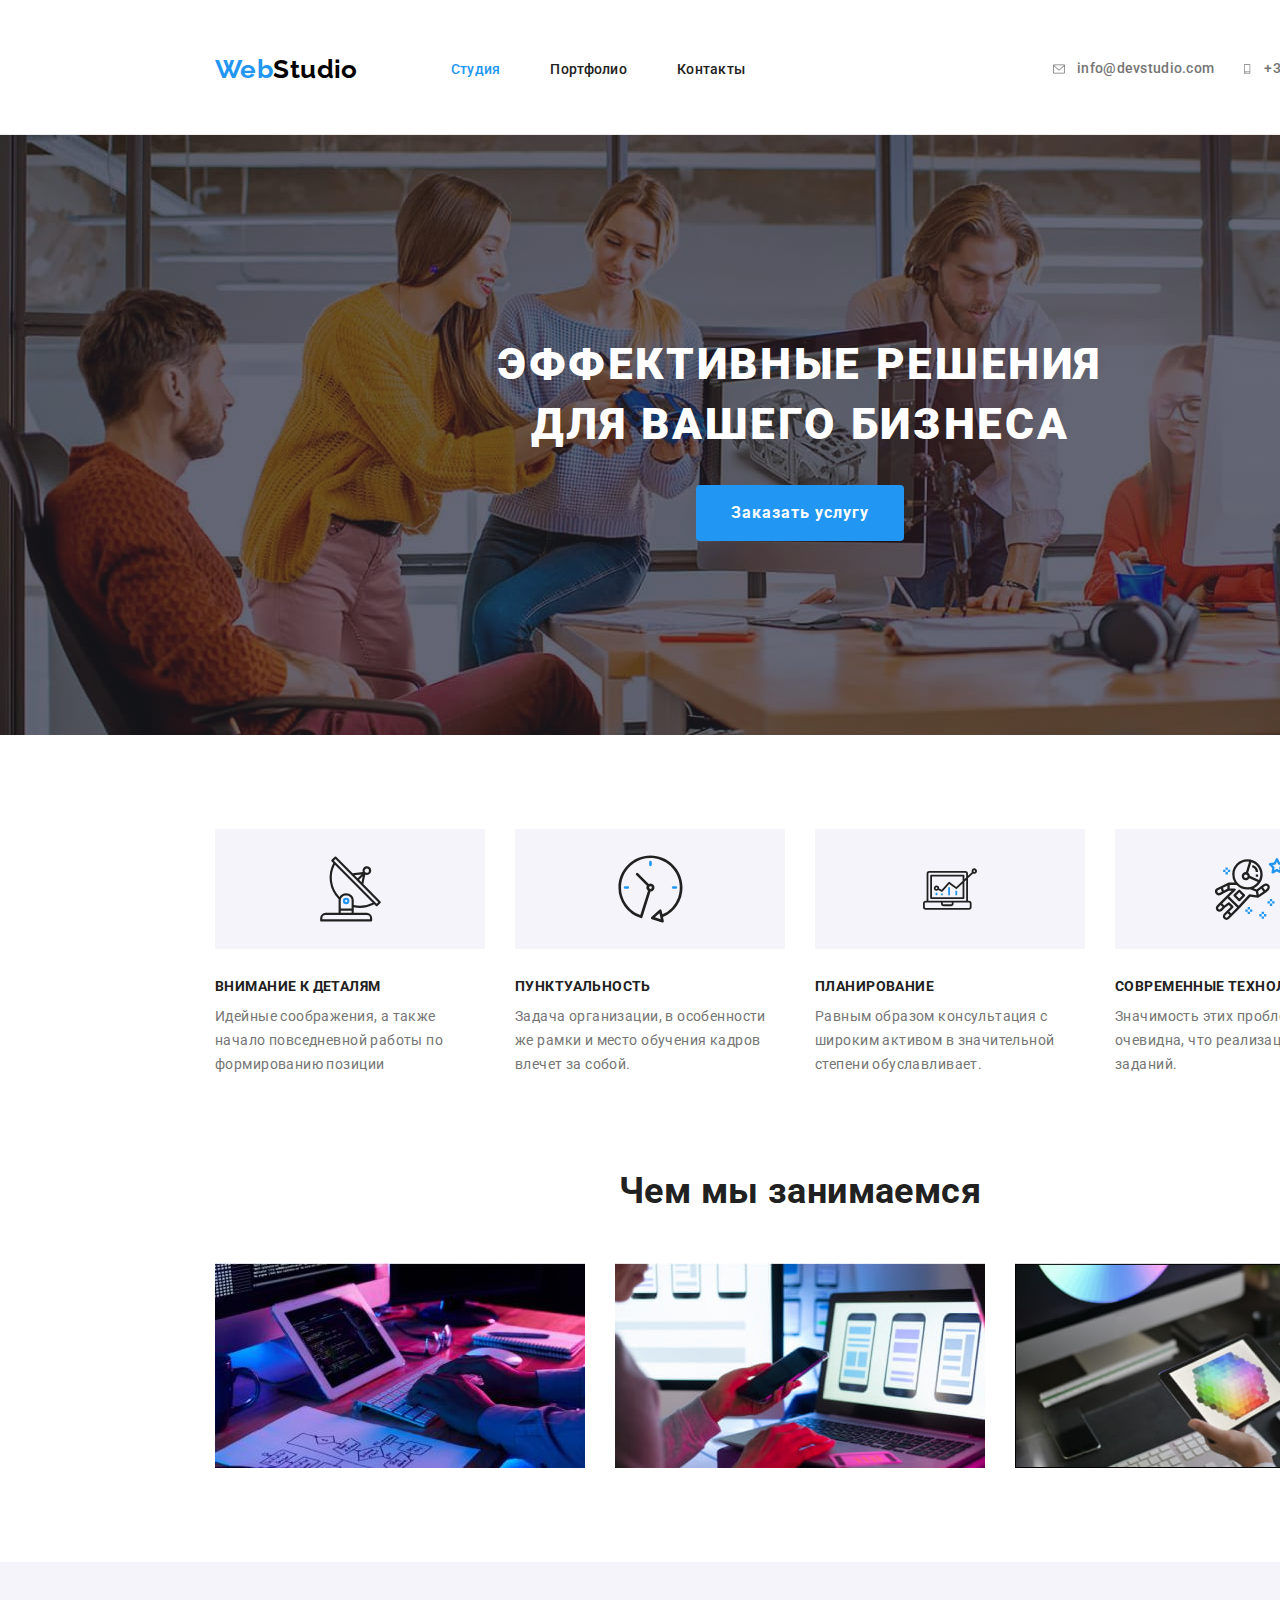
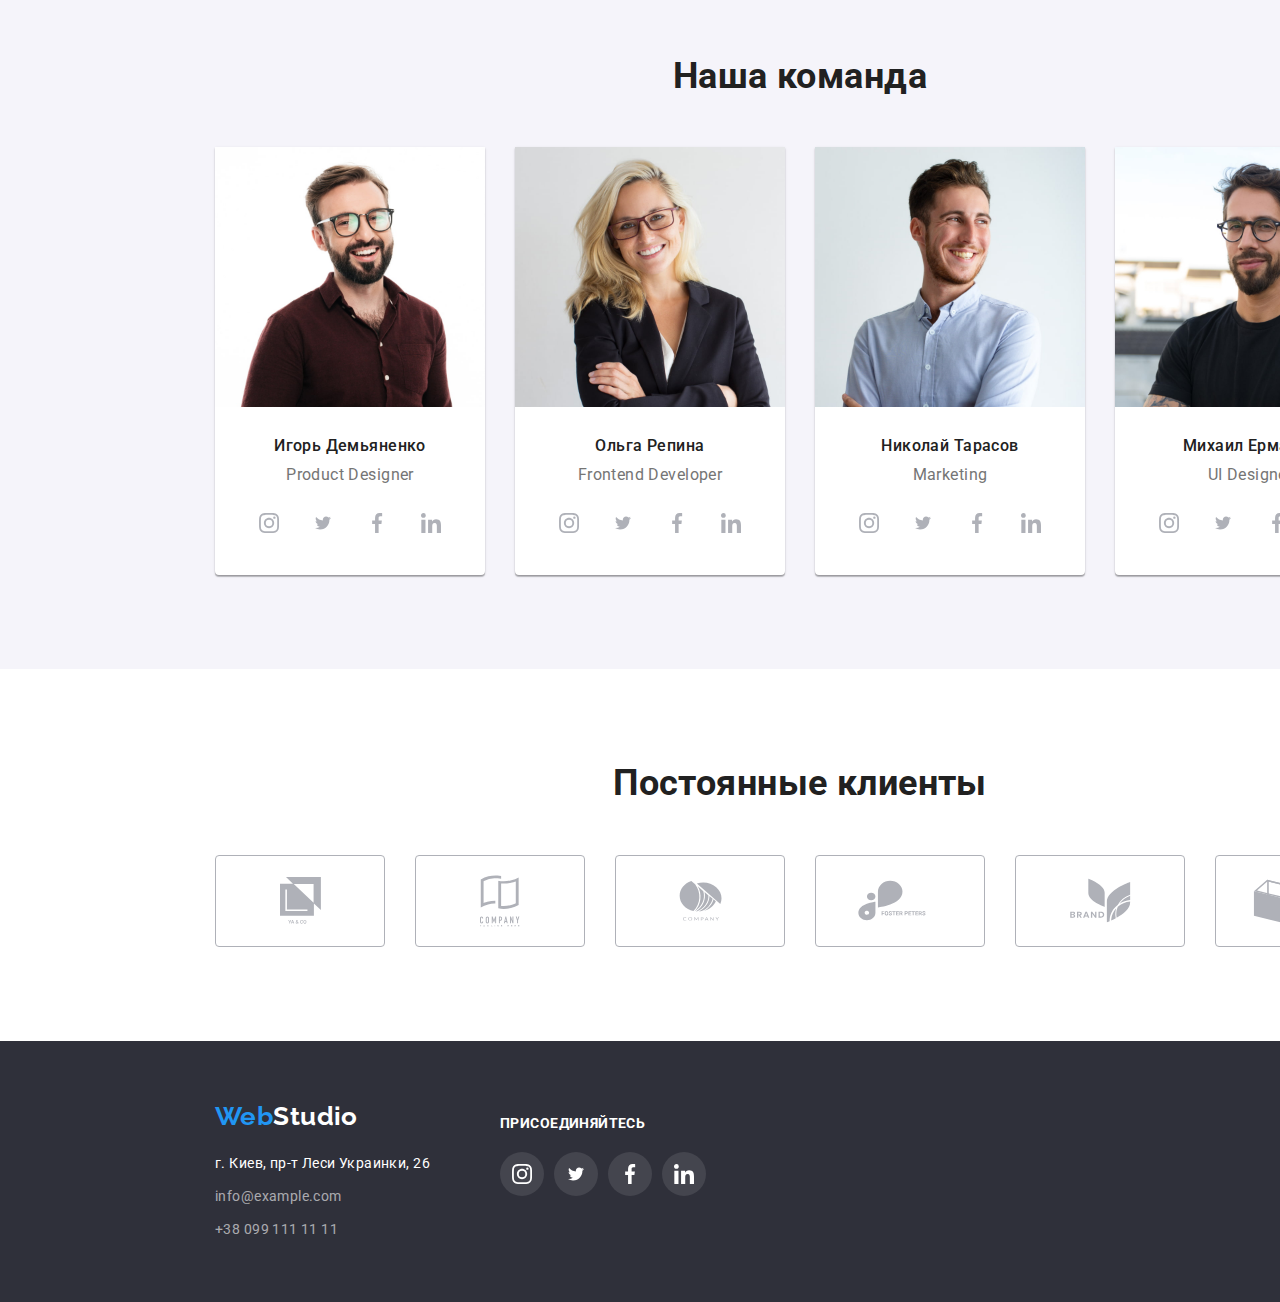
<file: index.html>
<!DOCTYPE html>
<html lang="ru">

<head>
    <meta charset="UTF-8">
    <meta http-equiv="X-UA-Compatible" content="IE=edge">
    <meta name="viewport" content="width=device-width, initial-scale=1.0">
    <title>Вебстудия</title>
    
    <link rel="preconnect" href="https://fonts.gstatic.com">
    <link href="https://fonts.googleapis.com/css2?family=Raleway:wght@700&family=Roboto:wght@400;500;700;900&display=swap" rel="stylesheet">
    <link rel="stylesheet" href="https://cdnjs.cloudflare.com/ajax/libs/modern-normalize/1.0.0/modern-normalize.min.css">
    <link rel="stylesheet" href="./css/style.css">
       
</head>

<body>

    <header class="header"> 
        <div class="container">
            <nav class="navigation">
                <a href="#" class="logo"><span class="logo-web">Web</span><span class="logo-studio">Studio</span></a>
                <ul class="list site-nav">
                    <li class="item"><a href="./index.html" class="nav-item current">Студия</a></li>
                    <li class="item"><a href="./portfolio.html" class="nav-item">Портфолио</a></li>
                    <li class="item"><a href="#" class="nav-item">Контакты</a></li>
                </ul> 
            </nav>
            <ul class="list auth-nav">
                <li class="item">
                    <a class="contacts-item" href="mailto:info@devstudio.com">
                        <svg class="contact-icon"  width="16" height="12">
                            <use href="./images/sprite.svg#icon-envelope"></use>
                        </svg>
                    info@devstudio.com
                    </a>
                </li>
                <li class="item">
                    <a class="contacts-item" href="tel:+380961111111">
                        <svg class="contact-icon" width="10" height="16">
                            <use href="./images/sprite.svg#icon-smartphone"></use>
                        </svg>
                    +38 096 111 11 11
                    </a>
                </li>
            </ul>
            
        </div>   
    </header>

    <main>   
        <!-- HERO -->
        <section class="main-section">
            <div class="container">
                <div class="box-main-title">
                    <h1 class="main-title">Эффективные решения для вашего бизнеса</h1>
                </div>
                <button type="button" class="btn btn-primary">Заказать услугу</button>
            </div>
            
        </section>
        <!-- /HERO -->

        <!-- FEATURES -->
        <section class="section no-padding">
            <div class="container">
                <h2 hidden>Особенности</h2>                
                <ul class="feature-list list">
                        <li class="item">
                            <div class="feature-box">
                                <svg width="65" height="70">
                                    <use href="./images/sprite.svg#icon-antenna"></use>
                                </svg>
                            </div>
                            <h3 class="features-title">Внимание к деталям</h3>
                            <p class="features-text">Идейные соображения, а также начало повседневной работы по формированию позиции</p>
                        </li>
                        <li class="item">
                            <div class="feature-box">
                                <svg width="67" height="70">
                                    <use href="./images/sprite.svg#icon-clock"></use>
                                </svg>
                            </div>
                            <h3 class="features-title clock">Пунктуальность</h3>
                            <p class="features-text">Задача организации, в особенности же рамки и место обучения кадров влечет за собой.</p>
                        </li>
                        <li class="item">
                            <div class="feature-box">
                                <svg width="70" height="54">
                                    <use href="./images/sprite.svg#icon-diagram"></use>
                                </svg>
                            </div>
                            <h3 class="features-title diagram">Планирование</h3>
                            <p class="features-text">Равным образом консультация с широким активом в значительной степени обуславливает.</p>
                        </li>
                        <li class="item">
                            <div class="feature-box">
                                <svg width="70" height="70">
                                    <use href="./images/sprite.svg#icon-astronaut"></use>
                                </svg>
                            </div>
                            <h3 class="features-title astronaut">Современные технологии</h3>
                            <p class="features-text">Значимость этих проблем настолько очевидна, что реализация плановых заданий.</p>
                        </li>
                    </ul>
            </div>
        </section>
        <!-- /Features -->

        <!-- ABOUT -->
        <section class="section">
            <div class="container"> 
                <h2 class="section-title">Чем мы занимаемся</h2>
                <ul class="about-list list">                                          
                    <li><img class="about-img" src="./images/img-main/box1.jpg" alt="Работа на планшете с клавиатурой" width="370"></li>
                    <li><img class="about-img" src="./images/img-main/box2.jpg" alt="Разработка мобильных приложений" width="370"></li>
                    <li><img class="about-img" src="./images/img-main/box3.jpg" alt="Работа на графическом планшете" width="370"></li>
                </ul>
            </div>
        </section>
        <!-- /ABOUT -->

        <!-- TEAM -->
        <section class="section">
            <div class="container">
                <h2 class="section-title">Наша команда</h2>
                <ul class="team-list list">                                
                    <li class="item">
                        <img class="team-card-img" src="./images/img-main/1demianenko.jpg" alt="Product Designer" width="270">
                        <div class="team-dscr">
                            <h3 class="team-card-title">Игорь Демьяненко</h3>
                            <p class="team-card-text">Product Designer</p>
                            <ul class="social-list list">
                                <li class="social-item">
                                    <a class="social-link" href="" aria-label="Иконка Инстаграм">
                                        <svg class="social-icon" width="20" height="20">
                                            <use href="./images/sprite.svg#icon-instagram"></use>
                                        </svg>
                                    </a>
                                </li>
                                <li class="social-item">
                                    <a class="social-link" href="" aria-label="Иконка Твиттер">
                                        <svg class="social-icon" width="20" height="16">
                                            <use href="./images/sprite.svg#icon-twitter"></use>
                                        </svg>
                                    </a></li>
                                <li class="social-item">
                                    <a class="social-link" href="" aria-label="Иконка Фэйсбук">
                                        <svg class="social-icon" width="20" height="20">
                                            <use href="./images/sprite.svg#icon-facebook"></use>
                                        </svg>
                                    </a>
                                </li>
                                <li class="social-item">
                                    <a class="social-link" href="" aria-label="Иконка Линкедин">
                                        <svg class="social-icon" width="20" height="20">
                                            <use href="./images/sprite.svg#icon-linkedin"></use>
                                        </svg>
                                    </a>
                                </li>
                            </ul>
                        </div>                   
                    </li>
                    <li class="item">
                        <img class="team-card-img" src="./images/img-main/2repina.jpg" alt="Frontend Developer" width="270">
                        <div class="team-dscr">
                            <h3 class="team-card-title">Ольга Репина</h3>
                            <p class="team-card-text">Frontend Developer</p>
                            <ul class="social-list list">
                                <li class="social-item">
                                    <a class="social-link" href="" aria-label="Иконка Инстаграм">
                                        <svg class="social-icon" width="20" height="20">
                                            <use href="./images/sprite.svg#icon-instagram"></use>
                                        </svg>
                                    </a>
                                </li>
                                <li class="social-item">
                                    <a class="social-link" href="" aria-label="Иконка Твиттер">
                                        <svg class="social-icon" width="20" height="16">
                                            <use href="./images/sprite.svg#icon-twitter"></use>
                                        </svg>
                                    </a>
                                </li>
                                <li class="social-item">
                                    <a class="social-link" href="" aria-label="Иконка Фэйсбук">
                                        <svg class="social-icon" width="20" height="20">
                                            <use href="./images/sprite.svg#icon-facebook"></use>
                                        </svg>
                                    </a>
                                </li>
                                <li class="social-item">
                                    <a class="social-link" href="" aria-label="Иконка Линкедин">
                                        <svg class="social-icon" width="20" height="20">
                                            <use href="./images/sprite.svg#icon-linkedin"></use>
                                        </svg>
                                    </a>
                                </li>
                            </ul>
                        </div>                   
                    </li>
                    <li class="item">
                        <img class="team-card-img" src="./images/img-main/3tarasov.jpg" alt="Marketing" width="270">
                        <div class="team-dscr">
                            <h3 class="team-card-title">Николай Тарасов</h3>
                            <p class="team-card-text">Marketing</p>
                            <ul class="social-list list">
                                <li class="social-item">
                                    <a class="social-link" href="" aria-label="Иконка Инстаграм">
                                        <svg class="social-icon" width="20" height="20">
                                            <use href="./images/sprite.svg#icon-instagram"></use>
                                        </svg>
                                    </a>
                                </li>
                                <li class="social-item">
                                    <a class="social-link" href="" aria-label="Иконка Твиттер">
                                        <svg class="social-icon" width="20" height="16">
                                            <use href="./images/sprite.svg#icon-twitter"></use>
                                        </svg>
                                    </a>
                                </li>
                                <li class="social-item">
                                    <a class="social-link" href="" aria-label="Иконка Фэйсбук">
                                        <svg class="social-icon" width="20" height="20">
                                            <use href="./images/sprite.svg#icon-facebook"></use>
                                        </svg>
                                    </a>
                                </li>
                                <li class="social-item">
                                    <a class="social-link" href="" aria-label="Иконка Линкедин">
                                        <svg class="social-icon" width="20" height="20">
                                            <use href="./images/sprite.svg#icon-linkedin"></use>
                                        </svg>
                                    </a>
                                </li>
                            </ul>
                        </div>                   
                    </li>
                    <li class="item">
                        <img class="team-card-img" src="./images/img-main/4ermakov.jpg" alt="UI Designer" width="270">
                        <div class="team-dscr">
                            <h3 class="team-card-title">Михаил Ермаков</h3>
                            <p class="team-card-text">UI Designer</p>
                            <ul class="social-list list">
                                <li class="social-item">
                                    <a class="social-link" href="" aria-label="Иконка Инстаграм">
                                        <svg class="social-icon" width="20" height="20">
                                            <use href="./images/sprite.svg#icon-instagram"></use>
                                        </svg>
                                    </a>
                                </li>
                                <li class="social-item">
                                    <a class="social-link" href="" aria-label="Иконка Твиттер">
                                        <svg class="social-icon" width="20" height="16">
                                            <use href="./images/sprite.svg#icon-twitter"></use>
                                        </svg>
                                    </a>
                                </li>
                                <li class="social-item">
                                    <a class="social-link" href="" aria-label="Иконка Фэйсбук">
                                        <svg class="social-icon" width="20" height="20">
                                            <use href="./images/sprite.svg#icon-facebook"></use>
                                        </svg>
                                    </a>
                                </li>
                                <li class="social-item">
                                    <a class="social-link" href="" aria-label="Иконка Линкедин">
                                        <svg class="social-icon" width="20" height="20">
                                            <use href="./images/sprite.svg#icon-linkedin"></use>
                                        </svg>
                                    </a>
                                </li>
                            </ul>
                        </div>
                    </li>               

                </ul>
            </div>
        </section>
        <!-- /TEAM -->

        <!-- CLIENTS -->
        <section class="section">
            <h2 class="section-title">Постоянные клиенты</h2>
            <ul class="clients-list list">
                <li>
                    <div class="client-box 1">
                        <svg class="client-icon" width="41" height="47">
                            <use href="./images/sprite.svg#icon-client1"></use>
                        </svg>
                    </div>
                </li>
                <li>
                    <div class="client-box 2">
                        <svg class="client-icon" width="40" height="52">
                            <use href="./images/sprite.svg#icon-client2"></use>
                        </svg>
                    </div>
                </li>
                <li>
                    <div class="client-box 3">
                        <svg class="client-icon" width="43" height="41">
                            <use href="./images/sprite.svg#icon-client3"></use>
                        </svg>
                    </div>
                </li>
                <li>
                    <div class="client-box 4">
                        <svg class="client-icon" width="84" height="41">
                            <use href="./images/sprite.svg#icon-client4"></use>
                        </svg>
                    </div>
                </li>
                <li>
                    <div class="client-box 5">
                        <svg class="client-icon" width="63" height="45">
                            <use href="./images/sprite.svg#icon-client5"></use>
                        </svg>
                    </div>
                </li>
                <li>
                    <div class="client-box 6">
                        <svg class="client-icon" width="94" height="44">
                            <use href="./images/sprite.svg#icon-client6"></use>
                        </svg> 
                    </div>
                </li>
            </ul>
        </section>
        <!-- /CLIENTS -->
    </main>

    <footer class="footer">
        <div class="container footer-box">
            <div class="auth-footer">
                <a href="#" class="logo"><span class="logo-web">Web</span><span class="logo-studio-down">Studio</span></a>
                <address class="address">
                    г. Киев, пр-т Леси Украинки, 26
                    <ul class="list">
                        <li class="item"><a href="mailto:info@example.com" class="address-item">info@example.com</a></li>
                        <li class="item"><a href="tel:+380991111111" class="address-item">+38 099 111 11 11</a></li>
                    </ul>
                </address>
            </div>
            <div class="social-footer">
                <p class="social-title">Присоединяйтесь</p>
                <ul class="social-list-footer list">
                    <li class="social-item">
                        <a class="social-link social-link-footer" href="" aria-label="Иконка Инстаграм">
                            <svg class="social-icon-footer" width="20" height="20">
                                <use href="./images/sprite.svg#icon-instagram"></use>
                            </svg>
                        </a>
                    </li>
                    <li class="social-item">
                        <a class="social-link social-link-footer" href="" aria-label="Иконка Твиттер">
                            <svg class="social-icon-footer" width="20" height="16">
                                <use href="./images/sprite.svg#icon-twitter"></use>
                            </svg>
                        </a>
                    </li>
                    <li class="social-item">
                        <a class="social-link social-link-footer" href="" aria-label="Иконка Фэйсбук">
                            <svg class="social-icon-footer" width="20" height="20">
                                <use href="./images/sprite.svg#icon-facebook"></use>
                            </svg>
                        </a>
                    </li>
                    <li class="social-item">
                        <a class="social-link social-link-footer" href="" aria-label="Иконка Линкедин">
                            <svg class="social-icon-footer" width="20" height="20">
                                <use href="./images/sprite.svg#icon-linkedin"></use>
                            </svg>
                        </a>
                    </li>
                </ul>
            
            </div>
            
        </div>
        
    </footer>

</body>

</html>
</file>
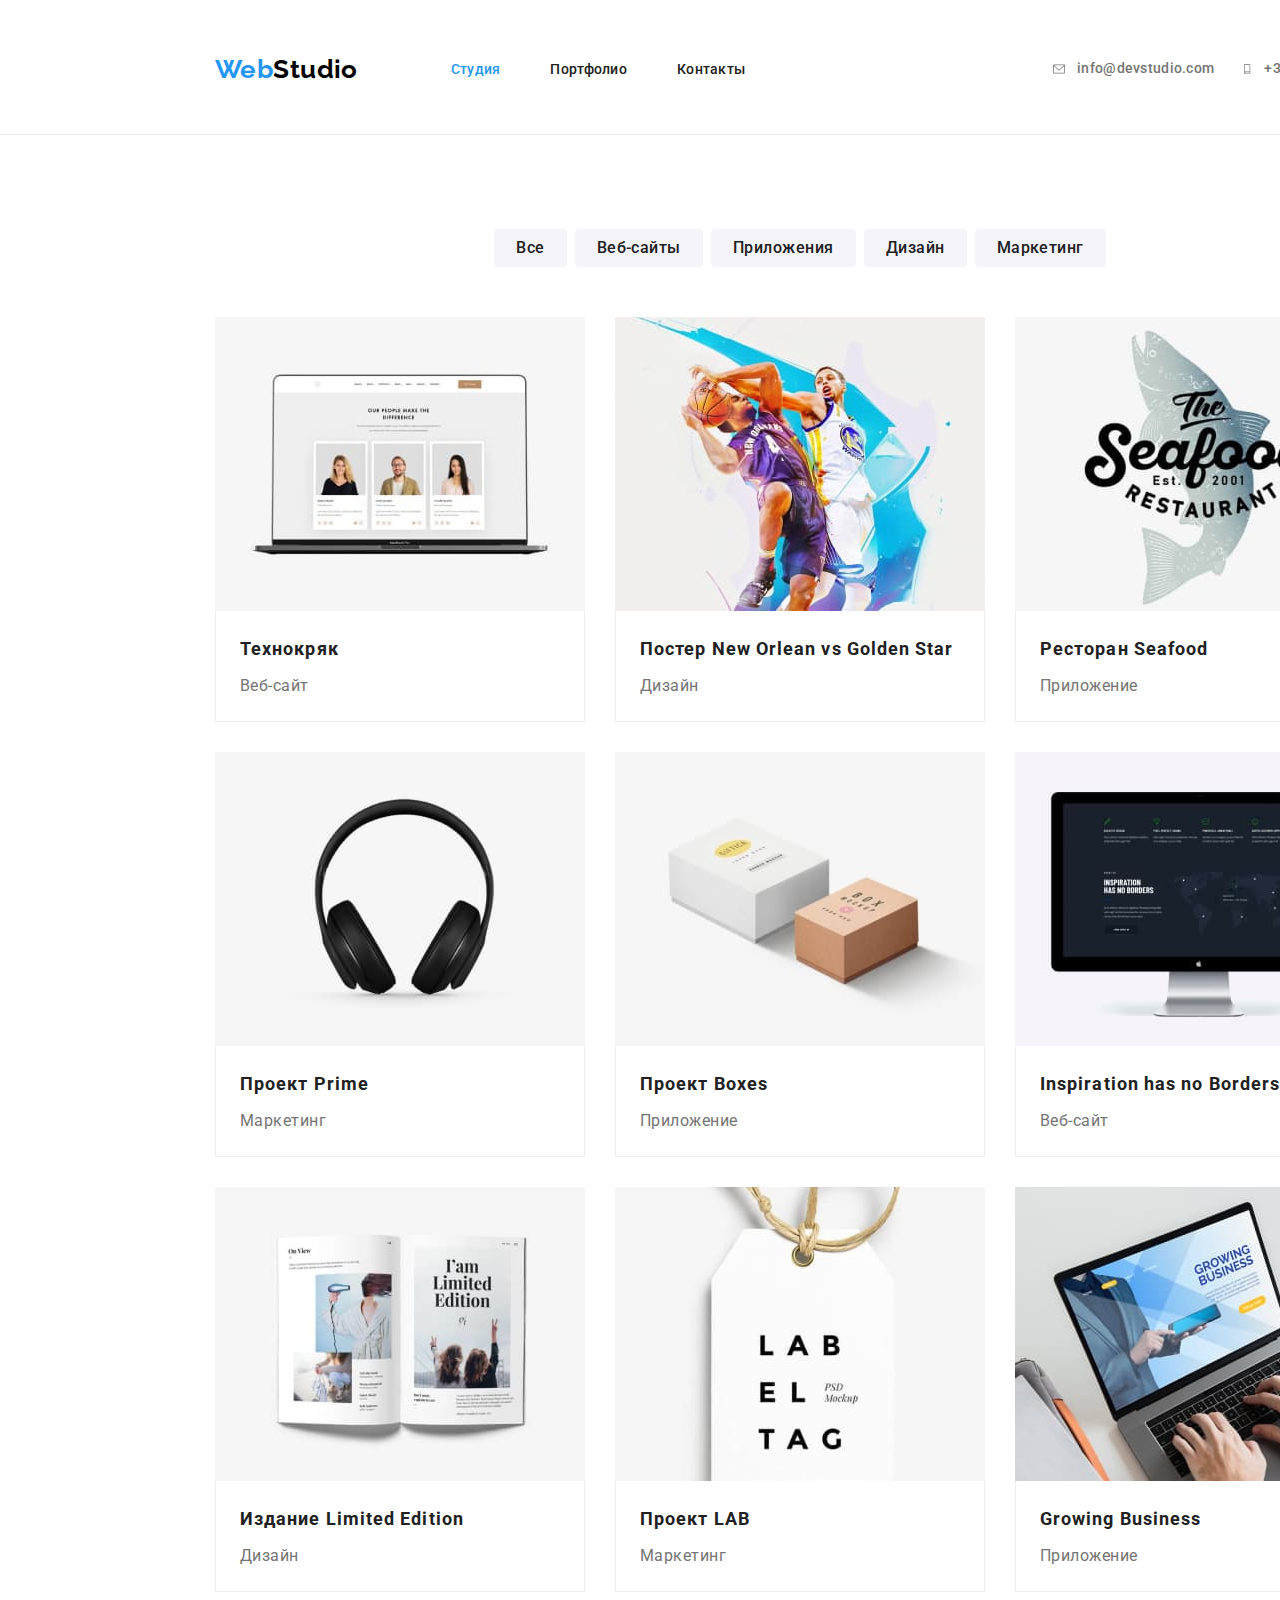
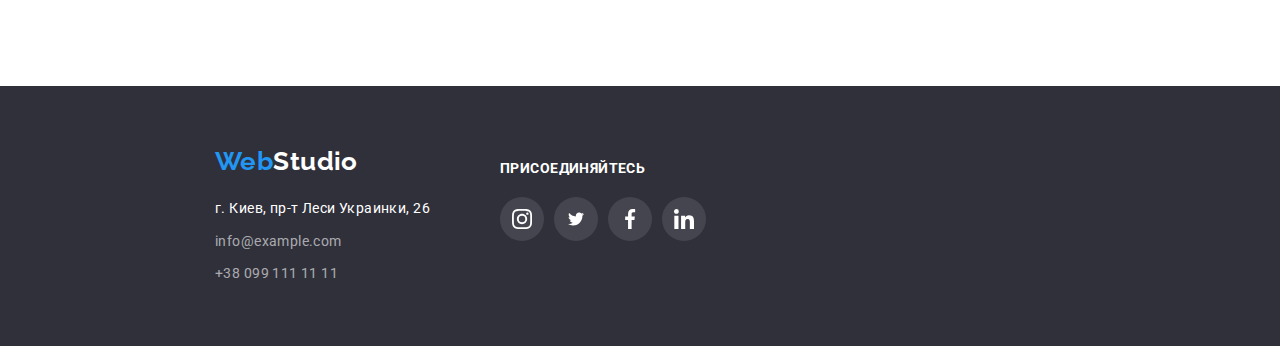
<file: portfolio.html>
<!DOCTYPE html>
<html lang="ru">

<head>
    <meta charset="UTF-8">
    <meta http-equiv="X-UA-Compatible" content="IE=edge">
    <meta name="viewport" content="width=device-width, initial-scale=1.0">
    <title>Вебстудия</title>

    <link rel="preconnect" href="https://fonts.gstatic.com">
    <link
        href="https://fonts.googleapis.com/css2?family=Raleway:wght@700&family=Roboto:wght@400;500;700;900&display=swap"
        rel="stylesheet">
    <link rel="stylesheet" href="https://cdnjs.cloudflare.com/ajax/libs/modern-normalize/1.0.0/modern-normalize.min.css">
    <link rel="stylesheet" href="./css/style.css">
</head>

<body>
    <header class="header">
        <div class="container">
            <nav class="navigation">
                <a href="#" class="logo"><span class="logo-web">Web</span><span class="logo-studio">Studio</span></a>
                <ul class="list site-nav">
                    <li class="item"><a href="./index.html" class="nav-item current">Студия</a></li>
                    <li class="item"><a href="./portfolio.html" class="nav-item">Портфолио</a></li>
                    <li class="item"><a href="#" class="nav-item">Контакты</a></li>
                </ul>
            </nav>
            <ul class="list auth-nav">
                <li class="item">
                    <a class="contacts-item" href="mailto:info@devstudio.com">
                        <svg class="contact-icon" width="16" height="12">
                            <use href="./images/sprite.svg#icon-envelope"></use>
                        </svg>
                        info@devstudio.com
                    </a>
                </li>
                <li class="item">
                    <a class="contacts-item" href="tel:+380961111111">
                        <svg class="contact-icon" width="10" height="16">
                            <use href="./images/sprite.svg#icon-smartphone"></use>
                        </svg>
                        +38 096 111 11 11
                    </a>
                </li>
            </ul>
    
        </div>
    </header>


    <main>
        <section class="container section">
            <h1 hidden>Наши работы</h1>
            <!-- Filters -->
        
            <ul class="filters list">
                <li class="item"><button type="button" class="btn btn-secondary">Все</button></li>
                <li class="item"><button type="button" class="btn btn-secondary">Веб-сайты</button></li>
                <li class="item"><button type="button" class="btn btn-secondary">Приложения</button></li>
                <li class="item"><button type="button" class="btn btn-secondary">Дизайн</button></li>
                <li class="item"><button type="button" class="btn btn-secondary">Маркетинг</button></li>
            </ul>      
            <!-- /Filters -->

            <!-- Projects -->        
            <ul class="projects list">
                <li class="item">
                    <img class="prodject-img" src="./images/img-portfolio/img-pf-1.jpg" alt="Три сотрудника компании" width="370">
                    <div class="prodject-dscr">
                        <h2 class="prodject-title">Технокряк</h2>
                        <p class="prodject-text">Веб-сайт</p>
                    </div>                       
                </li>
                <li class="item">
                    <img class="prodject-img" src="./images/img-portfolio/img-pf-2.jpg" alt="Два баскетболиста" width="370">
                    <div class="prodject-dscr">
                        <h2 class="prodject-title">Постер New Orlean vs Golden Star</h2>
                        <p class="prodject-text">Дизайн</p> 
                    </div>               
                </li>
                <li class="item">
                    <img class="prodject-img" src="./images/img-portfolio/img-pf-3.jpg" alt="Логотип морского ресторана" width="370">
                    <div class="prodject-dscr">
                        <h2 class="prodject-title">Ресторан Seafood</h2>
                        <p class="prodject-text">Приложение</p>
                    </div>               
                </li>
                <li class="item">
                    <img class="prodject-img" src="./images/img-portfolio/img-pf-4.jpg" alt="Наушники" width="370">
                    <div class="prodject-dscr">
                        <h2 class="prodject-title">Проект Prime</h2>
                        <p class="prodject-text">Маркетинг</p>   
                    </div>                     
                </li>
                <li class="item">
                    <img class="prodject-img" src="./images/img-portfolio/img-pf-5.jpg" alt="Две коробочки" width="370">
                    <div class="prodject-dscr">
                        <h2 class="prodject-title">Проект Boxes</h2>
                        <p class="prodject-text">Приложение</p>
                    </div>               
                </li>
                <li class="item">
                    <img class="prodject-img" src="./images/img-portfolio/img-pf-6.jpg" alt="Монитор" width="370">
                    <div class="prodject-dscr">
                        <h2 class="prodject-title">Inspiration has no Borders</h2>
                        <p class="prodject-text">Веб-сайт</p>  
                    </div>               
                </li>
                <li class="item">
                    <img class="prodject-img" src="./images/img-portfolio/img-pf-7.jpg" alt="Разворот журнала" width="370">
                    <div class="prodject-dscr">
                        <h2 class="prodject-title">Издание Limited Edition</h2>
                        <p class="prodject-text">Дизайн</p>                           
                    </div>               
                </li>
                <li class="item">
                    <img class="prodject-img" src="./images/img-portfolio/img-pf-8.jpg" alt="Бирка" width="370">
                    <div class="prodject-dscr">
                        <h2 class="prodject-title">Проект LAB</h2>
                        <p class="prodject-text">Маркетинг</p>                          
                    </div>               
                </li>
                <li class="item">
                    <img class="prodject-img" src="./images/img-portfolio/img-pf-9.jpg" alt="Работа на ноутбуке" width="370">
                    <div class="prodject-dscr">
                        <h2 class="prodject-title">Growing Business</h2>
                        <p class="prodject-text">Приложение</p>
                    </div>               
                </li>
            </ul>
        </section>
        <!-- /Projects -->

    </main>

    <footer class="footer">
        <div class="container footer-box">
            <div class="auth-footer">
                <a href="#" class="logo"><span class="logo-web">Web</span><span class="logo-studio-down">Studio</span></a>
                <address class="address">
                    г. Киев, пр-т Леси Украинки, 26
                    <ul class="list">
                        <li class="item"><a href="mailto:info@example.com" class="address-item">info@example.com</a></li>
                        <li class="item"><a href="tel:+380991111111" class="address-item">+38 099 111 11 11</a></li>
                    </ul>
                </address>
            </div>
            <div class="social-footer">
                <p class="social-title">Присоединяйтесь</p>
                <ul class="social-list-footer list">
                    <li class="social-item">
                        <a class="social-link social-link-footer" href="" aria-label="Иконка Инстаграм">
                            <svg class="social-icon-footer" width="20" height="20">
                                <use href="./images/sprite.svg#icon-instagram"></use>
                            </svg>
                        </a>
                    </li>
                    <li class="social-item">
                        <a class="social-link social-link-footer" href="" aria-label="Иконка Твиттер">
                            <svg class="social-icon-footer" width="20" height="16">
                                <use href="./images/sprite.svg#icon-twitter"></use>
                            </svg>
                        </a>
                    </li>
                    <li class="social-item">
                        <a class="social-link social-link-footer" href="" aria-label="Иконка Фэйсбук">
                            <svg class="social-icon-footer" width="20" height="20">
                                <use href="./images/sprite.svg#icon-facebook"></use>
                            </svg>
                        </a>
                    </li>
                    <li class="social-item">
                        <a class="social-link social-link-footer" href="" aria-label="Иконка Линкедин">
                            <svg class="social-icon-footer" width="20" height="20">
                                <use href="./images/sprite.svg#icon-linkedin"></use>
                            </svg>
                        </a>
                    </li>
                </ul>
    
            </div>
    
        </div>
    
    </footer>

    
</body>
    
</html>
</file>
<file: css/style.css>
:root {
    --primary-text-color: #212121;
    --text-color-light: #757575;
    --accent-color: #2196f3;
    --text-color-white: #ffffff;
    --text-color-black: #000000;
    --text-color-footer-auth: rgba(255, 255, 255, 0.6);
    --bgc-color-secondary: #f5f4fa;
    --bgc-color: #2f303a;
    --border-color: #eeeeee;
    --bgc-img: rgba(47, 48, 58, 0.4);
    --icon-color: #afb1b8;
}

html {
    box-sizing: border-box;
}

*,
*::before,
*::after {
    box-sizing: inherit;
}

body {
    background-color: var(--text-color-white);
    color: var(--primary-text-color);
    font-family: 'Roboto', sans-serif;
    font-style: normal;
    font-weight: 400;
    font-size: 14px;
    letter-spacing: 0.03em;
    width: 1600px;
}

h1,
h2,
h3,
p {
    margin: 0;
    padding: 0;
}

.list {
    padding-inline: 0;
    margin: 0;
    padding: 0;
    list-style: none;
}

.container {
    margin-left: auto;
    margin-right: auto;
    width: 1200px;
    padding-left: 15px;
    padding-right: 15px;
}

.section {
    padding-top: 94px;
    padding-bottom: 94px;
}

.section:nth-child(2n + 4) {
    background-color: var(--bgc-color-secondary);
}

/* logo */
.header .logo {
    margin-right: 93px;
}

.logo {
    font-family: 'Raleway', sans-serif;
    font-weight: 700;
    font-size: 26px;
    line-height: 1.19;
    text-decoration: none;
}

.logo-web {
    color: var(--accent-color);
}

.logo-studio {
    color: var(--text-color-black);
}

.logo-studio-down {
    color: var(--text-color-white);
}
/* /logo */

/* NAVIGATION */
.header {
    padding-top: 29px;
    padding-bottom: 25px;
    border-bottom: 1px solid #ececec;
}

.header .container {
    display: flex;
    align-items: center;
}

.navigation {
    display: flex;
    align-items: center;
}

.header .list {
    display: flex;
    align-items: center;
}

.auth-nav {
    display: flex;
    margin-left: auto;
}

/* .site-nav .item:not(:last-child),
.auth-nav .item:not(:last-child) {
    margin-right: 50px;
} */

.site-nav .item + .item {
    margin-left: 50px;
}

.auth-nav .item + .item {
    margin-left: 30px;
}

.nav-item {
    padding: 32px 0;

    text-decoration: none;
    color: var(--primary-text-color);
    font-weight: 500;
    line-height: 1.14;
    letter-spacing: 0.02em;
}

.nav-item.current {
    color: var(--accent-color);
}

.nav-item:hover,
.nav-item:focus {
    color: var(--accent-color);
}

.contacts-item {
    display: inline-flex;
    align-items: center;
    background-size: contain;
    padding: 32px 0;
    color: var(--text-color-light);
    font-weight: 500;
    font-size: 14px;
    line-height: 1.14;
    letter-spacing: 0.02em;
    text-decoration: none;
}

.contact-icon {
    margin-right: 10px;
    fill: var(--text-color-light);
    background-size: contain;
}

.contacts-item:hover,
.contacts-item:focus {
    color: var(--accent-color);
}

.contacts-item:hover .contact-icon,
.contacts-item:focus .contact-icon {
    fill: var(--accent-color);
}

/* /NAVIGATION */

/* HERO */
.main-section {
    max-width: 1600px;
    height: 600px;
    background-size: cover;
    background-position: center;
    background-image: linear-gradient(
            rgba(47, 48, 58, 0.4),
            rgba(47, 48, 58, 0.4)
        ),
        url(../images/img-main/bg-hero.jpg);
    background-color: var(--bgc-color);
    background-repeat: no-repeat;
}

.main-section .container {
    padding: 200px 0;
    text-align: center;
}

.main-title {
    color: var(--text-color-white);

    text-transform: uppercase;
    font-weight: 900;
    font-size: 44px;
    line-height: 1.36;
    letter-spacing: 0.06em;
}

.box-main-title {
    width: 696px;
    margin: 0 auto 30px auto;
}

.btn {
    cursor: pointer;
    border-radius: 4px;
    border: 3px solid transparent;
}

.btn-primary {
    padding: 10px 32px;

    color: var(--text-color-white);
    background-color: var(--accent-color);

    font-weight: 700;
    font-size: 16px;
    line-height: 1.87;
    letter-spacing: 0.06em;
}

.btn-secondary {
    padding: 6px 22px;

    color: var(--primary-text-color);
    background-color: var(--bgc-color-secondary);

    font-weight: 500;
    font-size: 16px;
    line-height: 1.62;
    letter-spacing: 0.03em;
}

.btn-secondary:hover,
.btn-secondary:focus {
    color: var(--text-color-white);
    background-color: var(--accent-color);
}
/* /HERO */

/* FEATURES */
.feature-list {
    display: flex;
}

.feature-list .item {
    width: 270px;
}

.feature-list .item + .item {
    margin-left: 30px;
    display: block;
}

.section.no-padding {
    padding-bottom: 0;
}

.features-title {
    margin-bottom: 10px;

    font-size: inherit;
    font-weight: 700;
    line-height: 1.14;
    text-transform: uppercase;
}

.features-text {
    color: var(--text-color-light);
    line-height: 1.71;
}

.feature-box {
    display: flex;
    align-items: center;
    justify-content: center;
    margin-bottom: 30px;
    width: 270px;
    height: 120px;
    background-color: var(--bgc-color-secondary);
}

/* .antenna::before {
    content: '';
    background-image: url(../images/icon/antenna.svg);
}

.clock::before {
    content: '';
    background-image: url(../images/icon/clock.svg);
}

.diagram::before {
    content: '';
    background-image: url(../images/icon/diagram.svg);
}

.astronaut::before {
    content: '';
    background-image: url(../images/icon/astronaut.svg);
}

.features-title::before {
    content: '';

    background-repeat: no-repeat;
    background-position: center;

    margin-bottom: 30px;
    display: block;
    width: 270px;
    height: 120px;
    background-color: var(--bgc-color-secondary);
} */
/* /FEATURES */

/* ABOUT */
.about-list {
    display: flex;
    justify-content: space-between;
}

.section-title {
    margin-bottom: 50px;

    font-weight: 700;
    font-size: 36px;
    line-height: 1.16;
    text-align: center;
}

.about-img {
    display: block;
}
/* /ABOUT */

/* TEAM */
.team-list .item {
    display: block;
    background-color: var(--text-color-white);
    text-align: center;
    box-shadow: 0px 1px 3px rgba(0, 0, 0, 0.12), 0px 1px 1px rgba(0, 0, 0, 0.14),
        0px 2px 1px rgba(0, 0, 0, 0.2);
    border-radius: 0px 0px 4px 4px;
}

.team-list {
    display: flex;
    justify-content: space-between;
}

.team-dscr {
    padding-top: 30px;
    padding-bottom: 30px;
    width: 270px;
}

.team-card-title {
    margin-bottom: 10px;

    color: var(--primary-text-color);

    font-weight: 500;
    font-size: 16px;
    line-height: 1.18;
}

.team-card-text {
    color: var(--text-color-light);

    font-size: 16px;
    line-height: 1.18;

    margin-bottom: 16px;
}

.team-card-img {
    display: block;
}

.social-list {
    display: flex;
    justify-content: space-between;
    margin: 0;
    padding-left: 32px;
    padding-right: 32px;
}

.social-link {
    display: flex;
    justify-content: center;
    align-items: center;
    width: 44px;
    height: 44px;
    border-radius: 50%;
    cursor: pointer;
}

.social-link:hover {
    background-color: var(--accent-color);
}

.social-link:hover .social-icon {
    fill: var(--text-color-white);
}

.social-icon {
    fill: var(--icon-color);
}

/* .social-item:not(:last-child) {
    margin-right: 10px;
} */

/* /TEAM */

/* CLIENTS */
.clients-list {
    display: inline-flex;
    padding: 0 215px;
}
.client-box {
    display: flex;
    align-items: center;
    justify-content: center;
    width: 170px;
    height: 92px;
    border: 1px solid var(--icon-color);
    border-radius: 4px;
}
.clients-list li + li {
    margin-left: 30px;
}

.client-icon {
    fill: #afb1b8;
}

.client-box:hover {
    border: 1px solid var(--accent-color);
}
.client-box:hover .client-icon {
    fill: var(--accent-color);
}

/* /CLIENTS */

/* FOOTER */
.footer {
    background-color: var(--bgc-color);
}

.footer-box {
    display: flex;
    justify-content: flex-start;
}
.address {
    margin-top: 20px;

    font-style: normal;
    line-height: 1.71;
    color: var(--text-color-white);
}

.address-item {
    display: block;
    /* margin-top: 9px; */
    text-decoration: none;
    color: var(--text-color-footer-auth);
}

.address .item {
    margin-top: 9px;
}

.address-item:hover,
.address-item:focus {
    color: var(--accent-color);
}

.social-title {
    font-weight: 700;
    font-size: 14px;
    line-height: 1.14em;
    letter-spacing: 0.03em;
    color: var(--text-color-white);
    text-transform: uppercase;
    margin-bottom: 20px;
}

.social-link-footer {
    background-color: rgba(255, 255, 255, 0.1);
}

.social-list-footer .social-item:not(:last-child) {
    margin-right: 10px;
}

.social-link-footer:hover {
    fill: var(--text-color-white);
}

.social-icon-footer {
    fill: var(--text-color-white);
}

.social-footer {
    margin-left: 70px;
    padding-top: 75px;
    padding-bottom: 97px;
    align-items: flex-start;
}

.auth-footer {
    padding: 60px 0;
}

.social-list-footer {
    display: flex;
    /* justify-content: ; */
    /* margin: 0; */
}

/* FOOTER */

/* PAGE PORTFOLIO */

/* FILTERS */
.container .filters {
    display: flex;
    justify-content: center;
    margin-bottom: 50px;
}

.filters .item + .item {
    margin-left: 8px;
}

.btn-secondary {
    color: var(--primary-text-color);
    background-color: var(--bgc-color-secondary);

    font-weight: 500;
    font-size: 16px;
    line-height: 1.62;

    padding: 6px 22px;
    border-radius: 4px;
    border: none;
}

.btn-secondary:hover,
.btn-secondary:focus {
    color: var(--text-color-white);
    background-color: var(--accent-color);
    box-shadow: 0px 3px 1px rgba(0, 0, 0, 0.1), 0px 1px 2px rgba(0, 0, 0, 0.08),
        0px 2px 2px rgba(0, 0, 0, 0.12);
}
/* /FILTERS */

/* PROJECTS */
.projects {
    display: flex;
    flex-wrap: wrap;
}

.prodject-title {
    margin-bottom: 4px;

    color: var(--primary-text-color);
    font-weight: 700;

    font-size: 18px;
    line-height: 2;
    letter-spacing: 0.06em;
}

.prodject-text {
    font-size: 16px;
    line-height: 1.87;
    letter-spacing: 0.03em;
    color: var(--text-color-light);
}

.prodject-img {
    display: block;
}

.projects .item {
    margin-right: 30px;
    margin-bottom: 30px;
    width: 370px;
}

.projects .item:nth-child(3n) {
    margin-right: 0;
}

.projects .item:nth-last-child(-n + 3) {
    margin-bottom: 0;
}
.projects .item:hover,
.projects .item:focus {
    box-shadow: 0px 1px 1px rgba(0, 0, 0, 0.12), 0px 4px 4px rgba(0, 0, 0, 0.06),
        1px 4px 6px rgba(0, 0, 0, 0.16);
}

.prodject-dscr {
    border: 1px solid var(--border-color);
    border-top: none;
    padding: 20px 24px;
}

/* .projects .item {
    margin-bottom: 30px;
} */

/* /PROJECTS */
/* /PORTFOLIO */ ;
</file>
